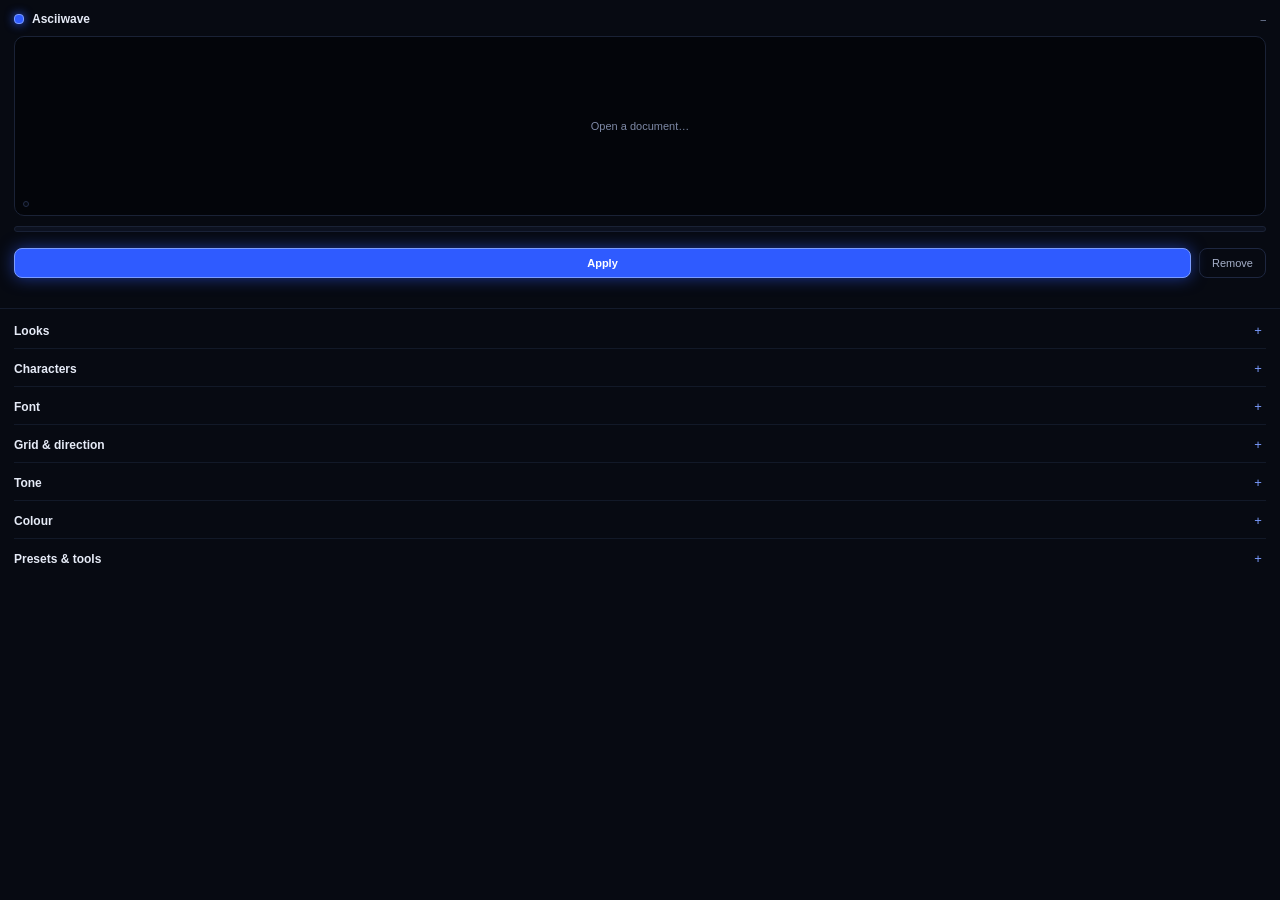
<file: ascii/index.html>
<!DOCTYPE html>
<html>
<head>
  <meta charset="utf-8">
  <link rel="stylesheet" href="ui.css">
  <link rel="stylesheet" href="styles.css">
</head>
<body>
  <div class="layout">
  <div class="top">
    <div class="header">
      <span class="brand"><span class="dot"></span><span class="brand-name">Asciiwave</span></span>
      <span id="targetName" class="target-name">–</span>
    </div>

    <div id="previewBox" class="preview">
      <img id="preview" class="hidden">
      <div id="previewMsg" class="preview-msg">Open a document…</div>
      <div class="preview-tools">
        <div class="seg mini" id="previewModeSeg"></div>
      </div>
    </div>

    <div class="seg target" id="sourceSeg"></div>
    <div id="sourceInfo" class="target-info"></div>

    <div class="actions">
      <div class="btn primary" id="apply">Apply</div>
      <div class="btn ghost" id="remove" title="Remove the ASCII layer and show the original again">Remove</div>
    </div>
    <div id="status" class="status"></div>
  </div>

  <div class="scroller">
  <div class="wrap">

    <div class="sec" data-sec="looks">
      <div class="sec-head"><span class="sec-title">Looks</span><span id="lookName" class="sec-meta"></span><span class="chev c-open">–</span><span class="chev c-closed">+</span></div>
      <div class="sec-body"><div id="lookGrid" class="look-grid"></div></div>
    </div>

    <div class="sec" data-sec="chars">
      <div class="sec-head"><span class="sec-title">Characters</span><span id="charsMeta" class="sec-meta"></span><span class="chev c-open">–</span><span class="chev c-closed">+</span></div>
      <div class="sec-body">
        <div class="seg" id="charModeSeg"></div>
        <div id="charsetRow" class="chips"></div>
        <div id="customRow" class="field">
          <span class="field-label">Characters</span>
          <input type="text" id="customChars" class="grow mono" placeholder="Light to dense, e.g.  .oO@">
        </div>
        <div id="textRow" class="field">
          <span class="field-label">Your text</span>
          <input type="text" id="textInput" class="grow" placeholder="Any word or sentence">
        </div>
        <div id="toneRow" class="field"><span class="field-label">Tone by</span><div class="seg grow" id="toneSeg"></div></div>
        <div class="field"><span class="field-label">Dense on</span><div class="seg grow" id="denseSeg"></div></div>
        <div id="sortRow" class="row">
          <span class="grow sw-text">Order the characters by their ink</span>
          <div class="switch" data-for="sortDensity" title="Off: your characters are used in the order you typed them, from light to dense"><span class="knob"></span></div>
          <input type="checkbox" id="sortDensity" class="hidden">
        </div>
      </div>
    </div>

    <div class="sec" data-sec="font">
      <div class="sec-head"><span class="sec-title">Font</span><span id="fontMeta" class="sec-meta"></span><span class="chev c-open">–</span><span class="chev c-closed">+</span></div>
      <div class="sec-body">
        <div class="field-note">Made for ASCII – monospaced fonts on this computer</div>
        <div id="fontChips" class="chips"></div>
        <div class="field">
          <span class="field-label">All fonts</span>
          <input type="text" id="fontSearch" class="grow" placeholder="Search every installed font …">
        </div>
        <div id="fontResults" class="font-list"></div>
      </div>
    </div>

    <div class="sec" data-sec="grid">
      <div class="sec-head"><span class="sec-title">Grid &amp; direction</span><span id="gridMeta" class="sec-meta"></span><span class="chev c-open">–</span><span class="chev c-closed">+</span></div>
      <div class="sec-body">
        <div id="secGrid"></div>
        <div class="field"><span class="field-label">Direction</span><div class="dirs grow" id="dirRow"></div></div>
        <div id="secAngle"></div>
        <div class="row">
          <span class="grow sw-text">Keep the characters upright</span>
          <div class="switch" data-for="upright" title="The lines run at the angle, the characters stay upright"><span class="knob"></span></div>
          <input type="checkbox" id="upright" class="hidden">
        </div>
      </div>
    </div>

    <div class="sec" data-sec="tone">
      <div class="sec-head"><span class="sec-title">Tone</span><span class="sec-meta"></span><span class="chev c-open">–</span><span class="chev c-closed">+</span></div>
      <div class="sec-body"><div id="secTone"></div></div>
    </div>

    <div class="sec" data-sec="colour">
      <div class="sec-head"><span class="sec-title">Colour</span><span class="sec-meta"></span><span class="chev c-open">–</span><span class="chev c-closed">+</span></div>
      <div class="sec-body">
        <div class="seg" id="colorModeSeg"></div>
        <div id="inkRow" class="field"><span class="field-label">Ink</span><div class="swatch-wrap"><div id="swatch-ink" class="swatch" title="Choose colour"></div><span id="hexl-ink" class="hex-label"></span></div></div>
        <div id="gradRow">
          <div id="paletteChips" class="chips"></div>
          <div class="field"><span class="field-label">Shadows → lights</span>
            <div class="swatch-wrap"><div id="swatch-grad1" class="swatch"></div><div id="swatch-grad2" class="swatch"></div><div id="swatch-grad3" class="swatch"></div></div>
          </div>
        </div>
        <div id="secSat"></div>
        <div class="field"><span class="field-label">Background</span><div class="seg grow" id="bgSeg"></div></div>
        <div id="bgRow" class="field"><span class="field-label">Colour</span><div class="swatch-wrap"><div id="swatch-bgColor" class="swatch" title="Choose colour"></div><span id="hexl-bgColor" class="hex-label"></span></div></div>
      </div>
    </div>

    <div class="sec" data-sec="more">
      <div class="sec-head"><span class="sec-title">Presets &amp; tools</span><span class="sec-meta"></span><span class="chev c-open">–</span><span class="chev c-closed">+</span></div>
      <div class="sec-body">
        <div id="presetList" class="preset-list"></div>
        <div class="row">
          <input type="text" id="presetName" class="grow" placeholder="Name for this preset">
          <div class="btn small" id="presetSave">Save</div>
        </div>
        <div class="row">
          <span class="grow sw-text">Hide the original layer</span>
          <div class="switch" data-for="hideSource" title="With Selected layer: the original is hidden while the ASCII layer sits above it"><span class="knob"></span></div>
          <input type="checkbox" id="hideSource" class="hidden">
        </div>
        <div class="row tools-row">
          <div class="btn small ghost" id="resetAll">Reset</div>
          <div class="btn small ghost" id="selfTest" title="Creates a test document and checks every function">Self-test</div>
          <div class="btn small ghost" id="refreshPreview" title="Reload the preview">Refresh preview</div>
        </div>
        <div id="testStatus" class="status"></div>
        <div class="hint">The result is a normal pixel layer "Asciiwave · …" above the original. Its settings are stored in the layer: select it, change something, click Update. Remove deletes it and shows the original again.</div>
      </div>
    </div>

    <div id="colorPop" class="color-pop hidden"></div>
  </div>
  </div>
  </div>
  <script src="main.js"></script>
</body>
</html>
</file>
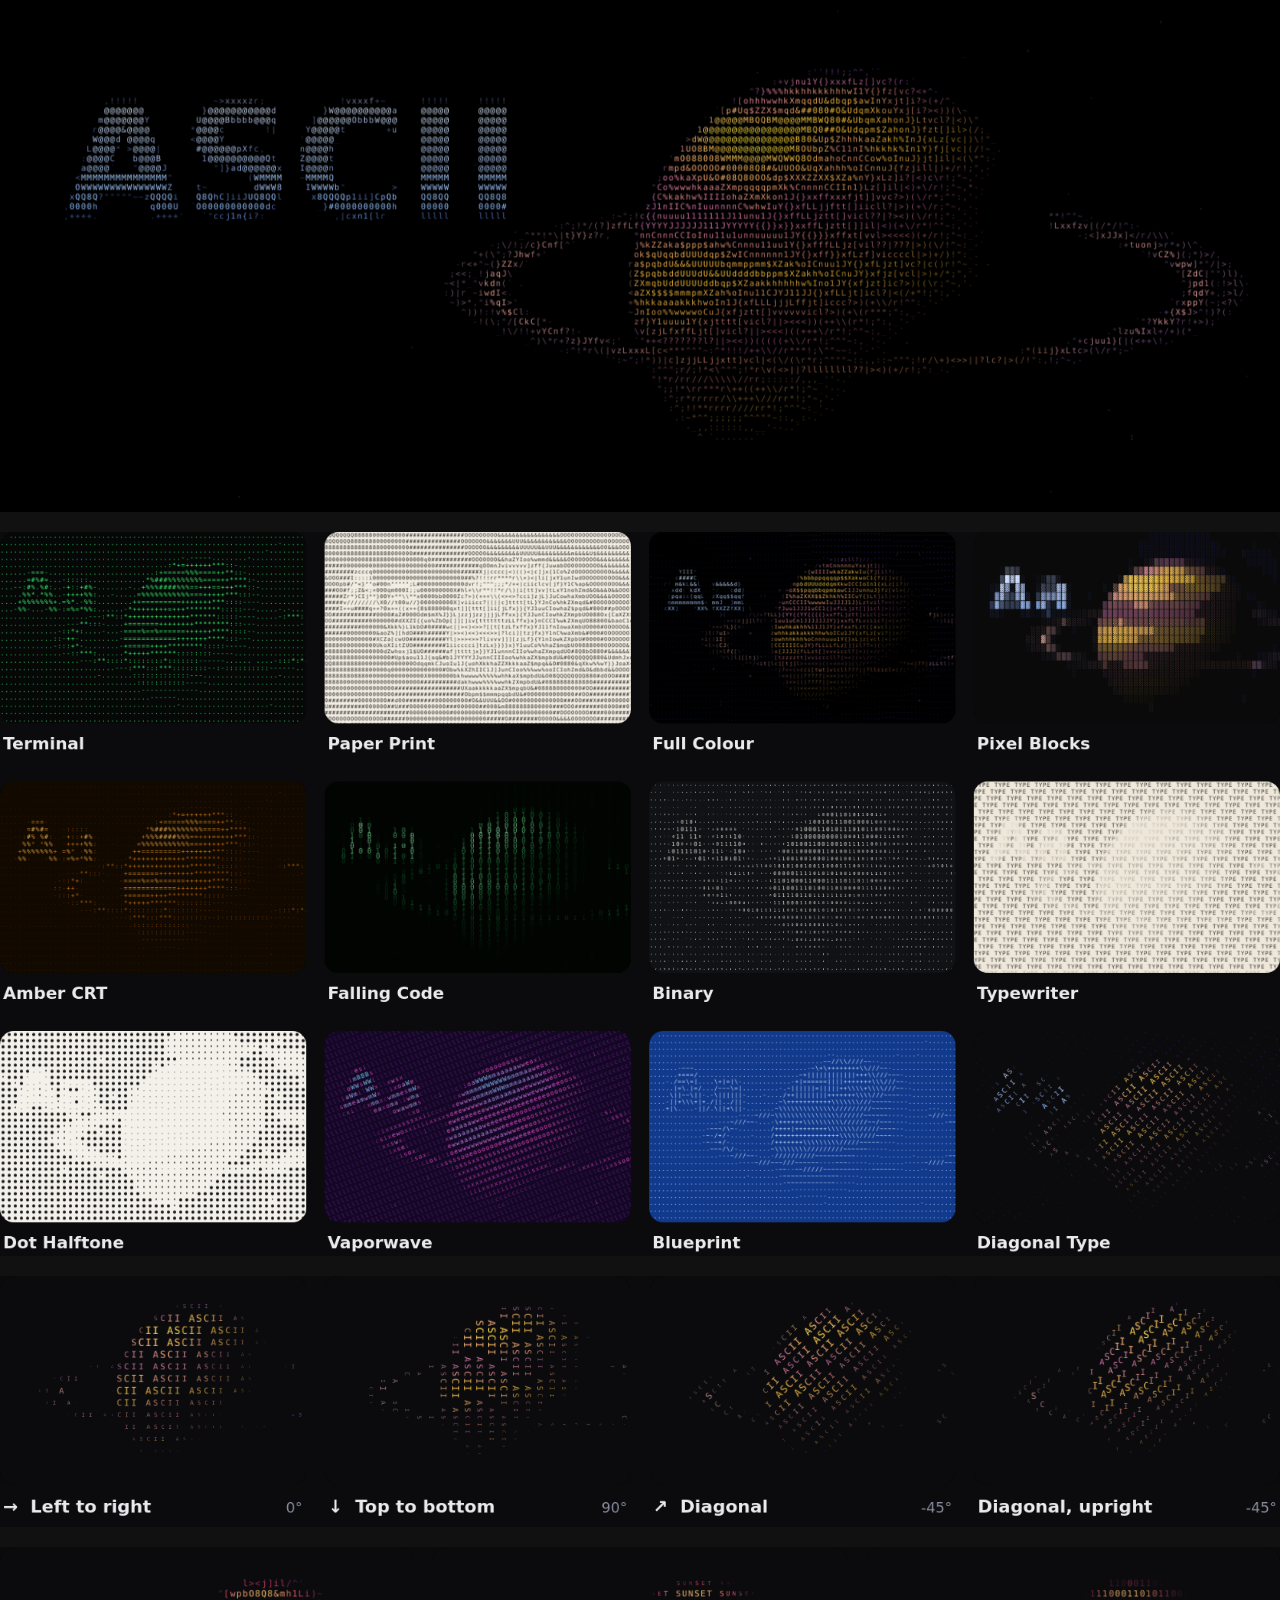
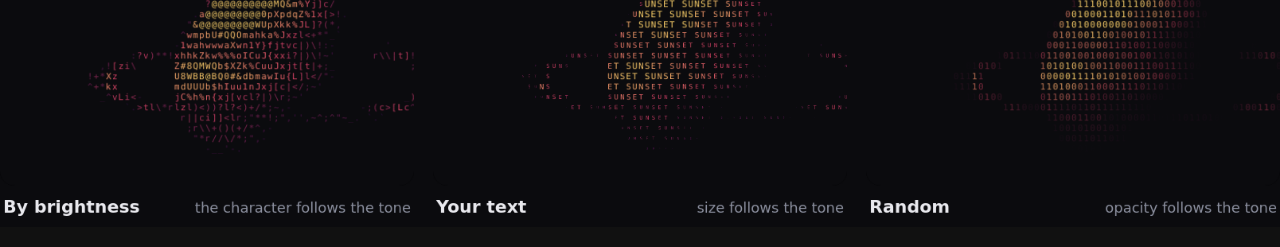
<file: tools/readme-images.html>
<!DOCTYPE html>
<html>
<head>
<meta charset="utf-8">
<title>Asciiwave – README images</title>
<!-- Draws the README images with the real engine (core.js). Glyphs come from a canvas with a monospaced font.
     Open it through a local web server; each canvas is one image in docs/images. -->
<style>body { margin: 0; background: #111; color: #ccc; font: 12px sans-serif; } canvas { display: block; margin-bottom: 20px; max-width: 100%; }</style>
</head>
<body>
<canvas id="hero"></canvas>
<canvas id="looks"></canvas>
<canvas id="directions"></canvas>
<canvas id="modes"></canvas>
<script>
const module = { exports: {} };
</script>
<script src="../ascii/core.js"></script>
<script>
const Core = module.exports;
const FONT = { family: "DejaVu Sans Mono", style: "Regular" };
const LABEL = (s, w) => `${w || 600} ${s}px Inter, "DejaVu Sans", sans-serif`;
// glyph atlas from a canvas (the plugin draws the same with Photoshop text layers)
const glyphCache = {};
function glyph(ch, px) {
  const key = ch + px;
  if (glyphCache[key]) return glyphCache[key];
  const S = Math.ceil(px * 2.2), c = document.createElement("canvas"); c.width = S; c.height = S;
  const g = c.getContext("2d"); g.font = px + "px '" + FONT.family + "', monospace"; g.fillStyle = "#000";
  const X = Math.round(px * 0.5), Y = Math.round(px * 1.4); g.fillText(ch, X, Y);
  const d = g.getImageData(0, 0, S, S).data;
  let x0 = S, y0 = S, x1 = -1, y1 = -1;
  for (let y = 0; y < S; y++) for (let x = 0; x < S; x++) if (d[(y * S + x) * 4 + 3] > 0) { x0 = Math.min(x0, x); y0 = Math.min(y0, y); x1 = Math.max(x1, x); y1 = Math.max(y1, y); }
  if (x1 < 0) return (glyphCache[key] = { w: 0, h: 0, x0: 0, y0: 0, a: new Uint8Array(0) });
  const w = x1 - x0 + 1, h = y1 - y0 + 1, a = new Uint8Array(w * h);
  for (let y = 0; y < h; y++) for (let x = 0; x < w; x++) a[y * w + x] = d[((y0 + y) * S + x0 + x) * 4 + 3];
  return (glyphCache[key] = { w, h, x0: x0 - X, y0: y0 - Y, a });
}
function atlas(p) { const px = 96, glyphs = {}; for (const c of Core.uniqueChars(Core.charsOf(p).concat(["M", "g", "|", "█"]))) glyphs[c] = glyph(c, px); return { px, glyphs }; }

// the picture: a lit planet with a ring, stars and a big word – drawn, so it is free to use
function noise(x, y) { const h = (i, j) => { const s = Math.sin(i * 127.1 + j * 311.7) * 43758.5453; return s - Math.floor(s); };
  const i = Math.floor(x), j = Math.floor(y), fx = x - i, fy = y - j, u = fx * fx * (3 - 2 * fx), v = fy * fy * (3 - 2 * fy);
  return (h(i, j) * (1 - u) + h(i + 1, j) * u) * (1 - v) + (h(i, j + 1) * (1 - u) + h(i + 1, j + 1) * u) * v; }
function fbm(x, y) { let s = 0, a = 0.5; for (let o = 0; o < 4; o++) { s += a * noise(x, y); x *= 2; y *= 2; a *= 0.5; } return s; }
function scene(W, H, word) {
  const c = document.createElement("canvas"); c.width = W; c.height = H;
  const x = c.getContext("2d"), img = x.createImageData(W, H), d = img.data;
  const cx = W * 0.66, cy = H * 0.56, R = Math.min(W * 0.3, H * 0.42), L = [-0.55, -0.6, 0.58];
  let seed = 7; const rnd = () => (seed = (seed * 16807) % 2147483647) / 2147483647;
  const stars = []; for (let k = 0; k < W * H / 2600; k++) stars.push([rnd() * W, rnd() * H, 0.4 + rnd() * 1.4]);
  for (let py = 0; py < H; py++) for (let px = 0; px < W; px++) {
    const i = (py * W + px) * 4;
    // space: deep blue to black, a soft nebula
    const n = fbm(px / W * 3, py / H * 3);
    let r = 10 + 46 * n * n, g = 12 + 26 * n, b = 34 + 90 * n * n;
    const dx = (px - cx) / R, dy = (py - cy) / R, rr = dx * dx + dy * dy;
    // ring behind / in front: an ellipse band
    const ex = (px - cx) / (R * 1.9), ey = (py - cy) / (R * 0.42), er = Math.sqrt(ex * ex + ey * ey);
    const ring = er > 0.78 && er < 1.0 ? (0.6 + 0.4 * Math.sin(er * 60)) * Math.min(1, (1 - er) * 12, (er - 0.78) * 12) : 0;
    const front = py > cy;
    if (ring > 0 && (!front || rr > 1)) { r += ring * 210; g += ring * 150; b += ring * 110; }
    if (rr < 1) {
      const dz = Math.sqrt(1 - rr), lam = 0.1 + 0.95 * Math.max(0, dx * L[0] + dy * L[1] + dz * L[2]);
      const band = 0.5 + 0.5 * Math.sin(dy * 9 + fbm(dx * 2.5 + 3, dy * 6) * 4);
      const base = [255 * (0.75 + 0.25 * band), 120 + 90 * band, 90 + 70 * (1 - band)];
      const rim = Math.pow(1 - dz, 3) * 0.6;
      r = base[0] * lam + 40 * rim; g = base[1] * lam + 20 * rim; b = base[2] * lam + 90 * rim;
      if (ring > 0 && front) { r = r * 0.3 + ring * 220; g = g * 0.3 + ring * 160; b = b * 0.3 + ring * 120; }
    }
    d[i] = Math.min(255, r); d[i + 1] = Math.min(255, g); d[i + 2] = Math.min(255, b); d[i + 3] = 255;
  }
  x.putImageData(img, 0, 0);
  x.fillStyle = "#ffffff"; for (const [sx, sy, sr] of stars) { x.globalAlpha = 0.5 + sr / 3; x.beginPath(); x.arc(sx, sy, sr, 0, Math.PI * 2); x.fill(); }
  x.globalAlpha = 1;
  if (word) {
    const gr = x.createLinearGradient(0, H * 0.12, 0, H * 0.46); gr.addColorStop(0, "#ffffff"); gr.addColorStop(1, "#8fb6ff");
    x.fillStyle = gr; x.font = `900 ${Math.round(H * 0.3)}px 'Archivo Black', 'DejaVu Sans', sans-serif`; x.textBaseline = "alphabetic";
    x.fillText(word, W * 0.05, H * 0.42);
  }
  return { w: W, h: H, rgba: new Uint8Array(x.getImageData(0, 0, W, H).data.buffer) };
}
function put(ctx, out, w, h, dx, dy) { const id = ctx.createImageData(w, h); id.data.set(out); const c = document.createElement("canvas"); c.width = w; c.height = h; c.getContext("2d").putImageData(id, 0, 0); ctx.drawImage(c, dx, dy); }
function rounded(ctx, x, y, w, h, r) { ctx.beginPath(); ctx.moveTo(x + r, y); ctx.arcTo(x + w, y, x + w, y + h, r); ctx.arcTo(x + w, y + h, x, y + h, r); ctx.arcTo(x, y + h, x, y, r); ctx.arcTo(x, y, x + w, y, r); ctx.closePath(); }
function tile(ctx, x, y, w, h, src, p, label, sub) {
  ctx.save(); rounded(ctx, x, y, w, h, 18); ctx.clip();
  ctx.fillStyle = "#000"; ctx.fillRect(x, y, w, h);
  put(ctx, Core.render(src, p, atlas(p)), w, h, x, y);
  ctx.restore();
  if (label) {
    ctx.fillStyle = "#e9e9ee"; ctx.font = LABEL(22); ctx.textAlign = "left"; ctx.fillText(label, x + 4, y + h + 34);
    if (sub) { ctx.fillStyle = "#8b8f9e"; ctx.font = LABEL(18, 400); ctx.textAlign = "right"; ctx.fillText(sub, x + w - 4, y + h + 34); }
  }
}
const L = (id, extra) => Object.assign(Core.lookParams(id), extra || {});

(async function () {
  await document.fonts.load("900 40px 'Archivo Black'"); await document.fonts.load("20px 'DejaVu Sans Mono'"); await document.fonts.load("600 20px Inter");
  // 1) hero: the picture in full colour
  { const W = 1600, H = 640, cv = document.getElementById("hero"); cv.width = W; cv.height = H;
    const ctx = cv.getContext("2d"), src = scene(W, H, "ASCII");
    put(ctx, Core.render(src, L("fullcolour", { cell: 12, contrast: 25, saturation: 140 }), atlas(L("fullcolour"))), W, H, 0, 0); }
  // 2) the twelve looks
  { const cols = 4, w = 400, h = 250, G = 24, cap = 52, cv = document.getElementById("looks");
    cv.width = cols * w + (cols - 1) * G; cv.height = 3 * (h + cap) + 2 * G - 8;
    const ctx = cv.getContext("2d"), src = scene(w, h, "Aa");
    ctx.fillStyle = "#0b0b0e"; ctx.fillRect(0, 0, cv.width, cv.height);
    Core.LOOKS.forEach((l, i) => tile(ctx, (i % cols) * (w + G), Math.floor(i / cols) * (h + cap + G), w, h, src, L(l.id, { cell: Math.max(7, Core.lookParams(l.id).cell * 0.8) }), l.name)); }
  // 3) directions
  { const w = 380, h = 260, G = 24, cap = 52, items = [["→  Left to right", 0, false], ["↓  Top to bottom", 90, false], ["↗  Diagonal", -45, false], ["Diagonal, upright", -45, true]];
    const cv = document.getElementById("directions"); cv.width = 4 * w + 3 * G; cv.height = h + cap;
    const ctx = cv.getContext("2d"), src = scene(w, h, "");
    ctx.fillStyle = "#0b0b0e"; ctx.fillRect(0, 0, cv.width, cv.height);
    items.forEach(([name, a, up], i) => tile(ctx, i * (w + G), 0, w, h, src, L("diagonal", { angle: a, upright: up, cell: 15, contrast: 35, brightness: 15 }), name, a + "°")); }
  // 4) the three character modes
  { const w = 520, h = 300, G = 24, cap = 52, cv = document.getElementById("modes"); cv.width = 3 * w + 2 * G; cv.height = h + cap;
    const ctx = cv.getContext("2d"), src = scene(w, h, "");
    ctx.fillStyle = "#0b0b0e"; ctx.fillRect(0, 0, cv.width, cv.height);
    const base = { colorMode: "gradient", palette: "sunset", ...Core.gradOf("sunset"), background: "color", bgColor: "#0b0b0e", denseOn: "light", cell: 13, contrast: 35, brightness: 15 };
    tile(ctx, 0, 0, w, h, src, Core.sanitize({ ...base, charMode: "ramp", charset: "detailed" }), "By brightness", "the character follows the tone");
    tile(ctx, w + G, 0, w, h, src, Core.sanitize({ ...base, charMode: "text", text: "SUNSET ", toneBy: "size" }), "Your text", "size follows the tone");
    tile(ctx, 2 * (w + G), 0, w, h, src, Core.sanitize({ ...base, charMode: "random", charset: "binary", toneBy: "opacity" }), "Random", "opacity follows the tone"); }
  window.DONE = true;
})();
</script>
</body>
</html>
</file>
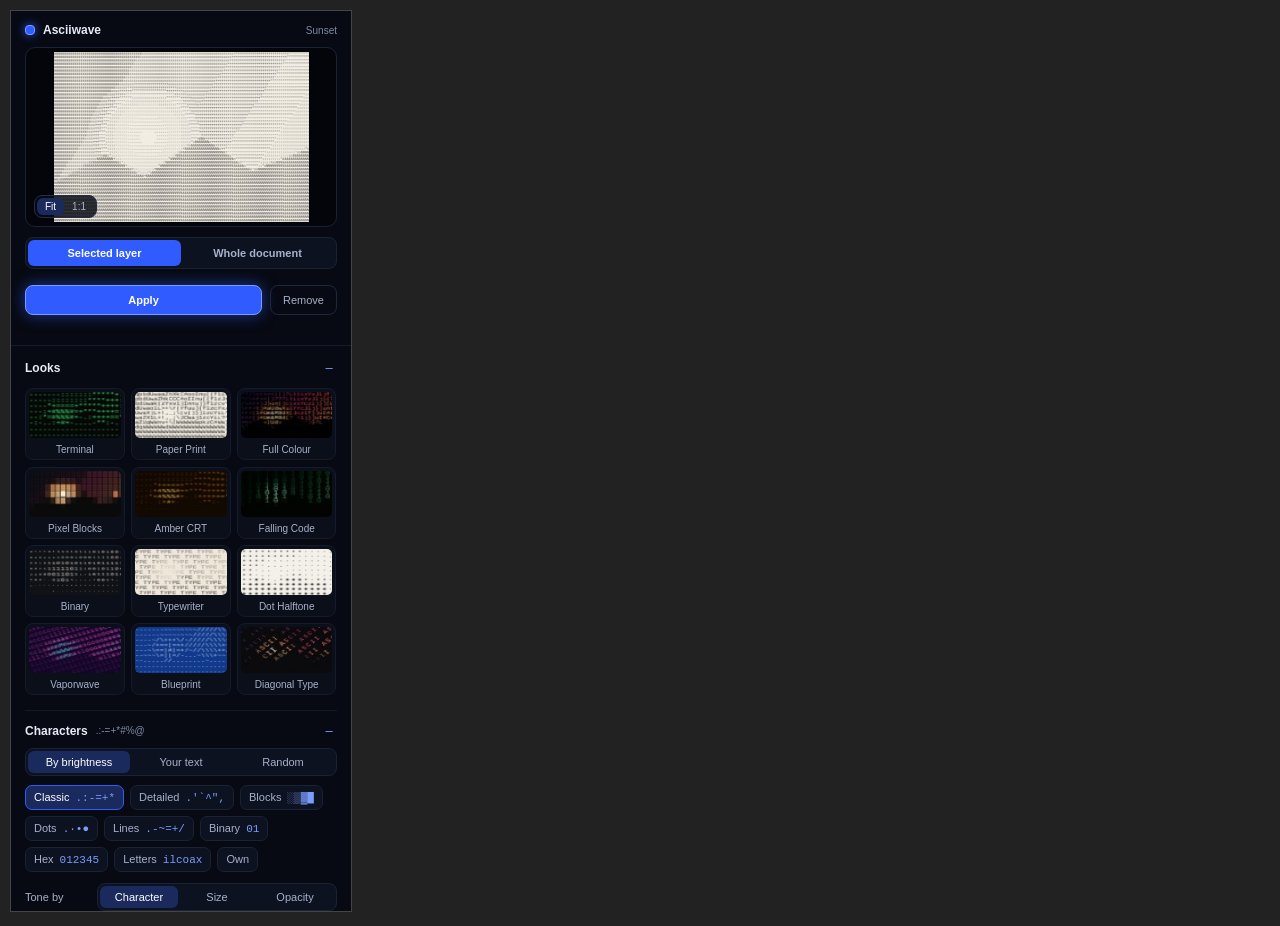
<file: tools/ui-preview.html>
<!DOCTYPE html>
<html>
<head>
<meta charset="utf-8">
<title>Asciiwave – panel preview</title>
<!-- Shows the panel UI in a browser (without Photoshop): Photoshop/UXP are mocked. -->
<style>body { margin: 0; background: #222; } #frame { width: 340px; height: 900px; margin: 10px; border: 1px solid #444; }</style>
</head>
<body>
<iframe id="frame" data-plugin="../ascii/"></iframe>
<script src="ui-preview.js"></script>
</body>
</html>
</file>
<file: ascii/ui.css>
/* Shared design – used by all tools (matches ui.js)
   Calm, dark, precise – and exactly one colour that glows: a deep electric blue.
   Base       #070a12   Surface #0d1220   Line   #1e2740
   Text       #e6ebf7   Text 2  #a7b1ca   muted     #7e89a6
   Accent     #2f5bff   Accent light #7b9cff
   Spacing on a 4 px grid. One font family (system font), hierarchy through weight and size. */

html, body {
  margin: 0;
  padding: 0;
  height: 100%;
  overflow: hidden;
  background-color: #070a12;
  color: #e6ebf7;
  font-family: -apple-system, "SF Pro Text", "Segoe UI", "Helvetica Neue", Arial, sans-serif;
  font-size: 11px;
}
.layout { display: flex; flex-direction: column; height: 100%; }
.top { flex-shrink: 0; padding: 12px 14px 10px; background-color: #070a12; border-bottom: 1px solid #141b2c; }
.scroller { flex: 1; overflow-y: scroll; }
.wrap { padding: 2px 14px 32px; }
.grow { flex: 1; }
b, strong { font-weight: 600; color: #e6ebf7; }

/* ---------- Header */
.header { display: flex; flex-direction: row; justify-content: space-between; align-items: center; margin-bottom: 10px; }
.brand { display: flex; flex-direction: row; align-items: center; }
.dot { width: 8px; height: 8px; border-radius: 4px; background-color: #2f5bff; border: 1px solid #7b9cff; margin-right: 8px; box-shadow: 0 0 10px rgba(47, 91, 255, 0.9); }
.brand-name { font-size: 12px; font-weight: 600; color: #e6ebf7; }
.target-name { color: #7e89a6; max-width: 150px; overflow: hidden; text-overflow: ellipsis; white-space: nowrap; font-size: 10px; }

/* ---------- Preview */
.preview {
  position: relative;
  height: 178px;
  border: 1px solid #1a2236;
  border-radius: 10px;
  background-color: #03050a;
  display: flex;
  align-items: center;
  justify-content: center;
  overflow: hidden;
}
.preview img { max-width: 100%; max-height: 176px; }
.preview-msg { color: #7e89a6; padding: 10px; text-align: center; }
.preview-tools { position: absolute; left: 8px; right: 8px; bottom: 8px; display: flex; flex-direction: row; justify-content: space-between; align-items: center; }
.preview-tools > * { margin-left: 6px; }
.preview-tools > *:first-child { margin-left: 0; }

/* ---------- Segments */
.seg { display: flex; flex-direction: row; padding: 2px; border-radius: 8px; background-color: #0d1220; border: 1px solid #1a2236; }
.seg-btn { flex: 1; text-align: center; font-size: 11px; padding: 5px 8px; border-radius: 6px; cursor: pointer; color: #a7b1ca; }
.seg-btn:hover { color: #e6ebf7; }
.seg-btn.active { background-color: #1b2a5c; color: #ffffff; }
.seg.target { margin-top: 10px; }
.seg.target .seg-btn { padding: 7px 8px; font-weight: 600; }
.seg.target .seg-btn.active { background-color: #2f5bff; }
.seg.mini { background-color: rgba(7, 10, 18, 0.82); border-color: #232d48; }
.seg.mini .seg-btn { padding: 3px 8px; font-size: 10px; }
/* many options: wrapping choice instead of a dropdown */
.seg.wrap { flex-wrap: wrap; }
.seg.wrap .seg-btn { flex: 0 0 auto; padding: 5px 9px; margin: 1px; }

.target-info { font-size: 10px; color: #7b9cff; padding: 6px 2px 0; }

/* ---------- Switches */
.switch { display: flex; flex-direction: row; align-items: center; cursor: pointer; padding: 4px 8px 4px 4px; border-radius: 14px; border: 1px solid #1e2740; background-color: #0d1220; }
.switch .knob { width: 22px; height: 12px; border-radius: 6px; background-color: #1e2740; border: 1px solid #2a3554; position: relative; margin-right: 6px; flex-shrink: 0; }
.switch .knob::after { content: ""; position: absolute; top: 1px; left: 1px; width: 10px; height: 10px; border-radius: 5px; background-color: #7e89a6; }
.switch .sw-label { font-size: 11px; color: #a7b1ca; }
.switch.on { border-color: #2f5bff; }
.switch.on .knob { background-color: #2f5bff; border-color: #7b9cff; }
.switch.on .knob::after { left: 11px; background-color: #ffffff; }
.switch.on .sw-label { color: #ffffff; }
.switch.small { padding: 3px 7px 3px 3px; background-color: rgba(7, 10, 18, 0.82); border-color: #232d48; }
.switch.small .sw-label { font-size: 10px; }
/* switch as a row in a section: no frame, text left, knob right */
.switch.line { justify-content: space-between; flex-direction: row-reverse; border: none; background-color: transparent; padding: 6px 0; border-radius: 0; }
.switch.line .knob { margin-right: 0; margin-left: 8px; }
.switch.line.on .sw-label { color: #e6ebf7; }

/* ---------- Buttons */
.btn { text-align: center; font-size: 11px; padding: 8px 12px; border-radius: 8px; cursor: pointer; border: 1px solid #1e2740; background-color: #0d1220; color: #e6ebf7; }
.btn:hover { border-color: #3a4a78; }
.btn:active { opacity: 0.85; }
.btn.primary { flex: 1; background-color: #2f5bff; border-color: #7b9cff; color: #ffffff; font-weight: 600; box-shadow: 0 0 16px rgba(47, 91, 255, 0.55); }
.btn.primary:hover { background-color: #3d68ff; }
.btn.ghost { background-color: transparent; color: #a7b1ca; }
.btn.small { font-size: 10px; padding: 5px 9px; border-radius: 7px; }
.btn.disabled { opacity: 0.4; }

.actions { display: flex; flex-direction: row; align-items: center; margin-top: 10px; }
.actions > * { margin-right: 8px; }
.actions > *:last-child { margin-right: 0; }
.status { margin-top: 6px; min-height: 14px; font-size: 10px; color: #a7b1ca; }
.status.err { color: #ff8a9a; }

/* ---------- Sliders */
.sl { padding: 5px 0 7px; }
.sl-head { display: flex; flex-direction: row; justify-content: space-between; align-items: center; margin-bottom: 5px; }
.sl-label { font-size: 11px; color: #a7b1ca; }
.sl-val { display: flex; flex-direction: row; align-items: center; }
.sl-num { width: 38px; text-align: right; font-size: 11px; color: #e6ebf7; background-color: transparent; border: 1px solid transparent; border-radius: 4px; padding: 0 2px; }
.sl-num:hover { border-color: #1e2740; }
.sl-num:focus { border-color: #2f5bff; background-color: #0d1220; }
.sl-unit { width: 14px; color: #7e89a6; font-size: 10px; padding-left: 2px; }
.sl-track { position: relative; height: 14px; margin: 0 5px; cursor: pointer; }
.sl-rail { position: absolute; left: 0; right: 0; top: 6px; height: 2px; border-radius: 1px; background-color: #1e2740; }
.sl-fill { position: absolute; top: 6px; height: 2px; border-radius: 1px; background-color: #2f5bff; box-shadow: 0 0 8px rgba(47, 91, 255, 0.8); }
.sl-thumb { position: absolute; top: 2px; width: 10px; height: 10px; margin-left: -5px; border-radius: 5px; background-color: #e6ebf7; border: 1px solid #7b9cff; }
.sl:hover .sl-label { color: #e6ebf7; }
.sl.dragging .sl-thumb { background-color: #ffffff; box-shadow: 0 0 10px rgba(123, 156, 255, 0.9); }
.sl.dragging .sl-label { color: #ffffff; }
.strength { margin-top: 8px; }
.strength .sl-label { color: #e6ebf7; font-weight: 600; }

/* sub-settings: indented on a tinted surface */
.sl.sub, .row.sub, .field.sub { margin-left: 10px; padding-left: 10px; padding-right: 8px; background-color: #0b1020; border-radius: 6px; }
.row.sub, .field.sub { padding-top: 5px; padding-bottom: 5px; margin-top: 2px; margin-bottom: 4px; }
.subgroup { margin: 4px 0 6px 10px; padding: 2px 8px 4px 10px; background-color: #0b1020; border-radius: 6px; }

/* group with a switch in its head (e.g. toner / dropouts): one box, no nested cards */
.group { margin: 6px 0 8px; padding: 2px 10px 6px; border-radius: 8px; border: 1px solid #141b2c; }
.group-head { display: flex; flex-direction: row; align-items: center; }
.group-head > * { margin-right: 8px; }
.group-head > *:last-child { margin-right: 0; }
.group-note { font-size: 10px; color: #7e89a6; }

/* ---------- Sections */
.sec { border-top: 1px solid #121928; }
.sec:first-child { border-top: none; }
.sec-head { display: flex; flex-direction: row; align-items: center; padding: 12px 0 10px; cursor: pointer; }
.sec-title { font-size: 12px; font-weight: 600; color: #e6ebf7; }
.sec-meta { flex: 1; font-size: 10px; color: #7e89a6; padding-left: 8px; white-space: nowrap; overflow: hidden; text-overflow: ellipsis; }
.chev { width: 16px; text-align: center; font-size: 13px; color: #7b9cff; }
.sec-head:hover .sec-title { color: #ffffff; }
.sec .sec-body, .sec .c-open { display: none; }
.sec.open .sec-body { display: block; padding-bottom: 12px; }
.sec.open .c-open { display: block; }
.sec.open .c-closed { display: none; }

/* ---------- Rows and fields */
.row, .field { display: flex; flex-direction: row; align-items: center; margin: 4px 0; }
.row > *, .field > * { margin-right: 8px; }
.row > *:last-child, .field > *:last-child { margin-right: 0; }
.row.between { justify-content: space-between; }
.field { padding-top: 4px; }
.field .seg-btn, .row .seg-btn { white-space: nowrap; padding: 5px 6px; }
.field-label { width: 64px; flex-shrink: 0; font-size: 11px; color: #a7b1ca; }
.field.stack { flex-direction: column; align-items: stretch; }
.field.stack > * { margin-right: 0; }
.field.stack .field-label { width: auto; margin-bottom: 6px; }
.tools-row { flex-wrap: wrap; }
.tools-row > * { margin-bottom: 4px; }

/* ---------- Tiles (looks, textures, effects) */
.tiles { display: flex; flex-direction: row; flex-wrap: wrap; margin: 0 -3px; }
.tile, .look { box-sizing: border-box; width: 31.3%; margin: 1%; padding: 3px; border: 1px solid #141b2c; border-radius: 8px; cursor: pointer; background-color: #0b0f1a; }
.tile:hover, .look:hover { border-color: #2a3a66; }
.tile.active, .look.active { border-color: #2f5bff; background-color: #101a3a; }
.tile img, .tile .ph, .look img, .look .ph { width: 100%; height: 46px; border-radius: 5px; background-color: #03050a; }
.tile .lbl, .look .lbl { font-size: 10px; color: #a7b1ca; text-align: center; white-space: nowrap; overflow: hidden; text-overflow: ellipsis; padding: 4px 0 1px; }
.tile.active .lbl, .look.active .lbl { color: #ffffff; }
.look-grid { display: flex; flex-direction: row; flex-wrap: wrap; margin: 0 -3px; }

/* ---------- Colours */
.swatch-wrap { display: flex; flex-direction: row; align-items: center; }
.swatch { width: 20px; height: 20px; border-radius: 10px; border: 1px solid #3a4565; cursor: pointer; margin-right: 6px; flex-shrink: 0; }
.hex-label { font-size: 10px; color: #7e89a6; }
.color-pop { margin: 4px 0 10px; padding: 10px; border-radius: 10px; background-color: #0d1220; border: 1px solid #263256; }
.pal { display: flex; flex-direction: row; flex-wrap: wrap; margin: -2px; }
.pal-c { width: 20px; height: 20px; border-radius: 10px; margin: 3px; cursor: pointer; border: 1px solid rgba(255, 255, 255, 0.12); }
.pal-c.on { border: 2px solid #ffffff; }
.pop-row { display: flex; flex-direction: row; align-items: center; margin-top: 8px; }
.pop-row > * { margin-right: 6px; }

/* ---------- Inputs */
input[type="text"] { background-color: #0d1220; color: #e6ebf7; border: 1px solid #1e2740; border-radius: 6px; font-size: 11px; padding: 4px 6px; }
input[type="text"]:focus { border-color: #2f5bff; }
.hex { width: 70px; }
.num { width: 64px; }

/* ---------- Presets */
.preset-list { margin-bottom: 6px; }
.preset { display: flex; flex-direction: row; align-items: center; padding: 6px 8px; margin: 3px 0; border-radius: 7px; background-color: #0d1220; border: 1px solid #141b2c; }
.preset:hover { border-color: #2a3a66; }
.preset-name { flex: 1; cursor: pointer; color: #e6ebf7; }
.preset-del { width: 16px; text-align: center; cursor: pointer; color: #7e89a6; font-size: 13px; }
.preset-del:hover { color: #ff8a9a; }
.empty { color: #7e89a6; font-size: 10px; padding: 4px 0 6px; }
.hint { font-size: 10px; color: #7e89a6; margin: 10px 0 2px; line-height: 15px; }
.muted { color: #7e89a6; }

.fine-label { font-size: 10px; font-weight: 600; color: #7b9cff; margin: 12px 0 2px; }
.fine-label:first-child { margin-top: 0; }

/* ---------- hidden (last, specific enough for every element above) */
.hidden, .row.hidden, .sl.hidden, .field.hidden, .group.hidden, .subgroup.hidden, .swatch-wrap.hidden, .color-pop.hidden, .btn.hidden, .switch.hidden, .seg.hidden, .preview img.hidden, .preview-msg.hidden, input.hidden { display: none; }
</file>
<file: ascii/styles.css>
/* Asciiwave – additions to the shared design (ui.css) */

.mono { font-family: "Menlo", "Consolas", "Courier New", monospace; }
.sw-text { font-size: 11px; color: #a7b1ca; }
.field-note { font-size: 10px; color: #7e89a6; padding: 2px 0 6px; }

/* chips: character sets, fonts, palettes */
.chips { display: flex; flex-direction: row; flex-wrap: wrap; margin: 6px -3px 2px; }
.chip { margin: 3px; padding: 5px 8px; border-radius: 7px; border: 1px solid #1a2236; background-color: #0d1220; font-size: 11px; color: #a7b1ca; cursor: pointer; white-space: nowrap; }
.chip:hover { border-color: #2a3a66; color: #e6ebf7; }
.chip.on { background-color: #1b2a5c; border-color: #2f5bff; color: #ffffff; }
.chip .sample { font-family: "Menlo", "Consolas", "Courier New", monospace; color: #7b9cff; margin-left: 6px; }
.chip.pal { display: flex; flex-direction: row; align-items: center; }
.chip.pal i { width: 9px; height: 14px; }
.chip.pal i:first-child { border-radius: 3px 0 0 3px; }
.chip.pal i:last-of-type { border-radius: 0 3px 3px 0; margin-right: 6px; }

/* font search results */
.font-list { max-height: 170px; overflow-y: auto; margin-top: 4px; border-radius: 8px; }
.font-item { display: flex; flex-direction: row; align-items: center; padding: 5px 8px; border-radius: 6px; font-size: 11px; color: #c9d1e6; cursor: pointer; }
.font-item:hover { background-color: #16203a; color: #ffffff; }
.font-item.on { background-color: #1b2a5c; color: #ffffff; }
.font-item .st { margin-left: auto; padding-left: 8px; font-size: 10px; color: #7e89a6; }

/* direction buttons */
.dirs { display: flex; flex-direction: row; justify-content: space-between; }
.dir { width: 26px; height: 24px; line-height: 24px; text-align: center; border-radius: 7px; border: 1px solid #1a2236; background-color: #0d1220; font-size: 13px; color: #a7b1ca; cursor: pointer; }
.dir:hover { border-color: #2a3a66; color: #e6ebf7; }
.dir.on { background-color: #1b2a5c; border-color: #2f5bff; color: #ffffff; }

.swatch-wrap .swatch { margin-right: 6px; }

.chip, .dir, .font-item { transition: transform 120ms ease-out; }
.chip:active, .dir:active { transform: scale(0.96); }

.chips.hidden, .dirs.hidden, .font-list.hidden { display: none; }
</file>
